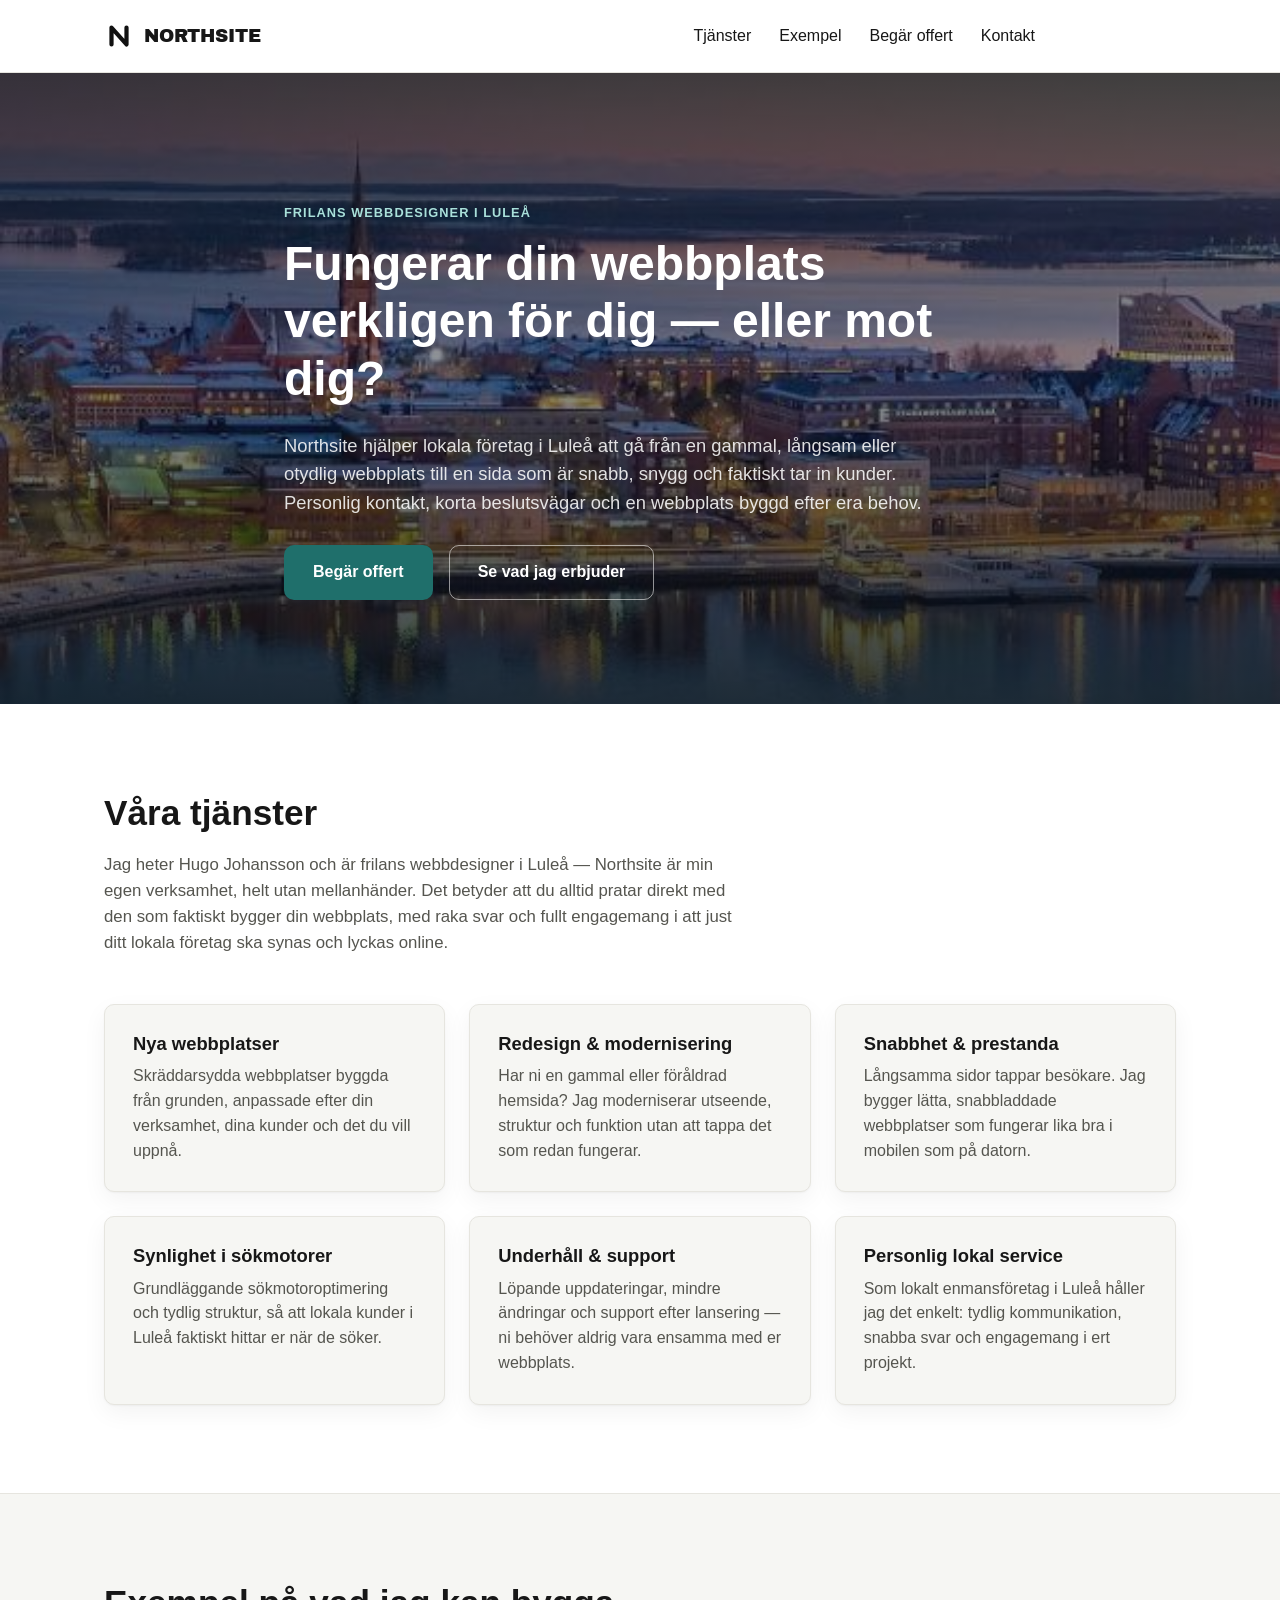
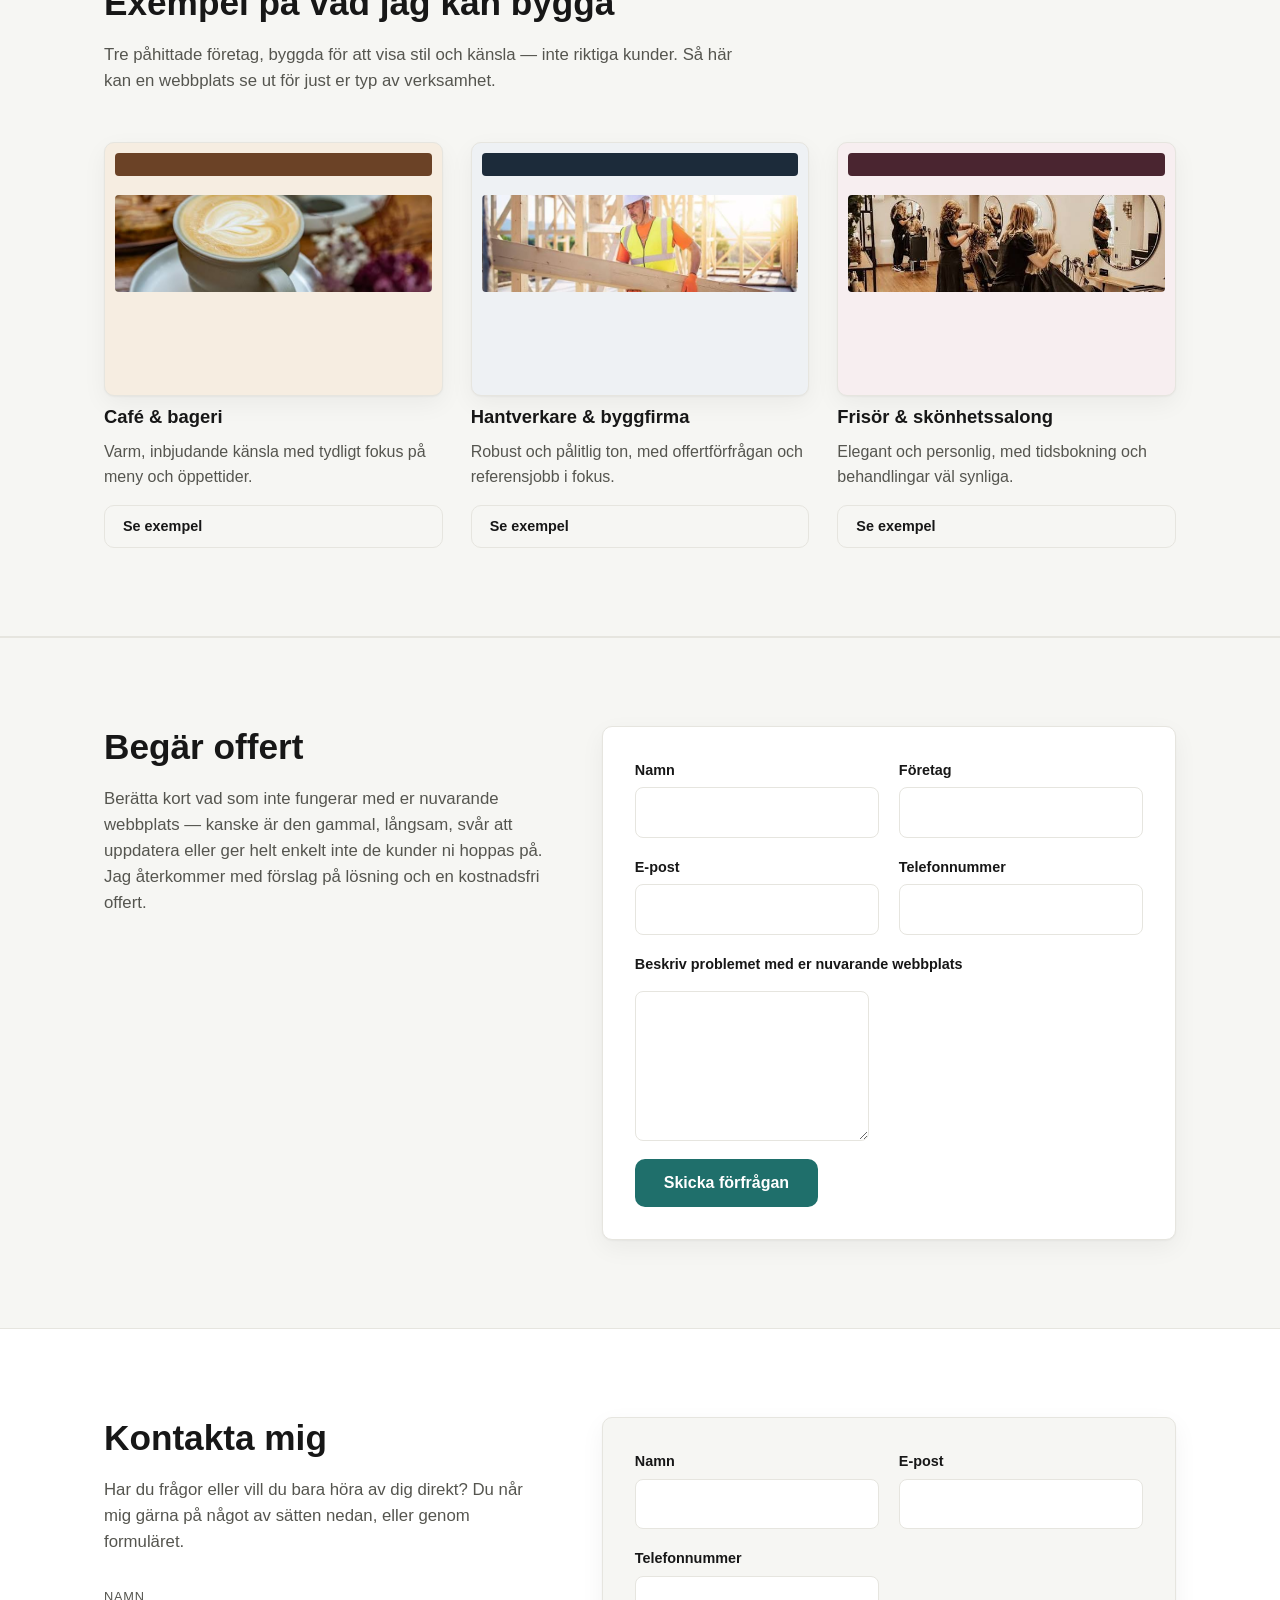
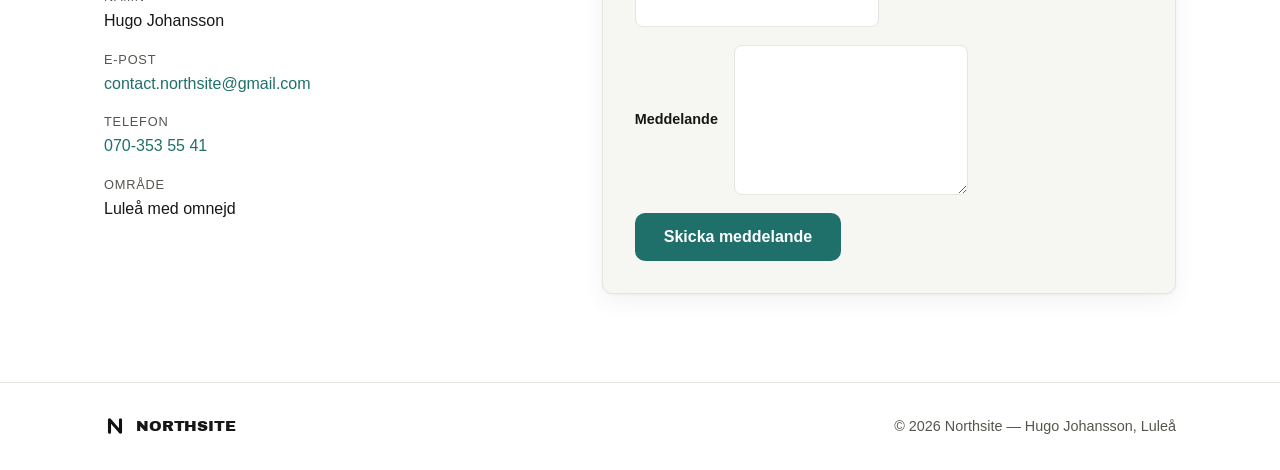
<file: index.html>
<!DOCTYPE html>
<html lang="sv">
<head>
  <meta charset="UTF-8">
  <meta name="viewport" content="width=device-width, initial-scale=1.0">
  <title>Northsite — Frilans webbdesigner i Luleå</title>
  <meta name="description" content="Northsite är Hugo Johansson, frilans webbdesigner i Luleå. Snabba, moderna webbplatser åt lokala företag. Begär en kostnadsfri offert idag.">
  <link rel="canonical" href="https://northsite.se/">
  <link rel="icon" type="image/svg+xml" href="assets/favicon.svg?v=2">
  <link rel="preconnect" href="https://fonts.googleapis.com">
  <link rel="preconnect" href="https://fonts.gstatic.com" crossorigin>
  <link href="https://fonts.googleapis.com/css2?family=Archivo+Black&display=swap" rel="stylesheet">
  <link rel="stylesheet" href="css/styles.css">

  <!-- Open Graph / social sharing -->
  <meta property="og:type" content="website">
  <meta property="og:locale" content="sv_SE">
  <meta property="og:title" content="Northsite — Frilans webbdesigner i Luleå">
  <meta property="og:description" content="Snabba, moderna webbplatser åt lokala företag i Luleå. Begär en kostnadsfri offert idag.">
  <meta property="og:url" content="https://northsite.se/">
  <meta property="og:image" content="https://northsite.se/assets/lulea-hero.jpg">
  <meta name="twitter:card" content="summary_large_image">
  <meta name="twitter:title" content="Northsite — Frilans webbdesigner i Luleå">
  <meta name="twitter:description" content="Snabba, moderna webbplatser åt lokala företag i Luleå. Begär en kostnadsfri offert idag.">
  <meta name="twitter:image" content="https://northsite.se/assets/lulea-hero.jpg">

  <!-- Lokal SEO: LocalBusiness structured data -->
  <script type="application/ld+json">
  {
    "@context": "https://schema.org",
    "@type": "ProfessionalService",
    "name": "Northsite",
    "image": "https://northsite.se/assets/lulea-hero.jpg",
    "url": "https://northsite.se/",
    "email": "contact.northsite@gmail.com",
    "telephone": "+46703535541",
    "founder": {
      "@type": "Person",
      "name": "Hugo Johansson"
    },
    "areaServed": {
      "@type": "City",
      "name": "Luleå"
    },
    "address": {
      "@type": "PostalAddress",
      "addressLocality": "Luleå",
      "addressCountry": "SE"
    },
    "description": "Frilans webbdesigner i Luleå. Bygger snabba, moderna webbplatser åt lokala företag.",
    "priceRange": "$$"
  }
  </script>
</head>
<body>

  <header class="site-header">
    <div class="container header-inner">
      <a href="#top" class="logo" aria-label="Northsite, startsida">
        <svg class="logo-mark" viewBox="0 0 64 64" role="img" aria-hidden="true">
          <path d="M16 50 L16 14 L48 50 L48 14" fill="none" stroke="#111111" stroke-width="9" stroke-linecap="round" stroke-linejoin="round"/>
        </svg>
        <span class="logo-word">Northsite</span>
      </a>

      <button class="nav-toggle" id="navToggle" aria-expanded="false" aria-controls="primaryNav" aria-label="Öppna meny">
        <span></span>
        <span></span>
        <span></span>
      </button>

      <nav class="primary-nav" id="primaryNav">
        <a href="#tjanster">Tjänster</a>
        <a href="#exempel">Exempel</a>
        <a href="#offert">Begär offert</a>
        <a href="#kontakt">Kontakt</a>
        <a href="#offert" class="btn btn-small">Begär offert</a>
      </nav>
    </div>
  </header>

  <main id="top">

    <!-- Hero -->
    <section class="hero">
      <div class="container hero-inner">
        <p class="eyebrow">Frilans webbdesigner i Luleå</p>
        <h1>Fungerar din webbplats verkligen för dig — eller mot dig?</h1>
        <p class="lead">
          Northsite hjälper lokala företag i Luleå att gå från en gammal, långsam eller
          otydlig webbplats till en sida som är snabb, snygg och faktiskt tar in kunder.
          Personlig kontakt, korta beslutsvägar och en webbplats byggd efter era behov.
        </p>
        <div class="hero-actions">
          <a href="#offert" class="btn btn-primary">Begär offert</a>
          <a href="#tjanster" class="btn btn-ghost">Se vad jag erbjuder</a>
        </div>
      </div>
    </section>

    <!-- Våra tjänster -->
    <section class="tjanster" id="tjanster">
      <div class="container">
        <h2>Våra tjänster</h2>
        <p class="section-lead">
          Jag heter Hugo Johansson och är frilans webbdesigner i Luleå — Northsite är min
          egen verksamhet, helt utan mellanhänder. Det betyder att du alltid pratar direkt
          med den som faktiskt bygger din webbplats, med raka svar och fullt engagemang i
          att just ditt lokala företag ska synas och lyckas online.
        </p>

        <div class="card-grid">
          <article class="card">
            <h3>Nya webbplatser</h3>
            <p>Skräddarsydda webbplatser byggda från grunden, anpassade efter din verksamhet, dina kunder och det du vill uppnå.</p>
          </article>

          <article class="card">
            <h3>Redesign & modernisering</h3>
            <p>Har ni en gammal eller föråldrad hemsida? Jag moderniserar utseende, struktur och funktion utan att tappa det som redan fungerar.</p>
          </article>

          <article class="card">
            <h3>Snabbhet & prestanda</h3>
            <p>Långsamma sidor tappar besökare. Jag bygger lätta, snabbladdade webbplatser som fungerar lika bra i mobilen som på datorn.</p>
          </article>

          <article class="card">
            <h3>Synlighet i sökmotorer</h3>
            <p>Grundläggande sökmotoroptimering och tydlig struktur, så att lokala kunder i Luleå faktiskt hittar er när de söker.</p>
          </article>

          <article class="card">
            <h3>Underhåll & support</h3>
            <p>Löpande uppdateringar, mindre ändringar och support efter lansering — ni behöver aldrig vara ensamma med er webbplats.</p>
          </article>

          <article class="card">
            <h3>Personlig lokal service</h3>
            <p>Som lokalt enmansföretag i Luleå håller jag det enkelt: tydlig kommunikation, snabba svar och engagemang i ert projekt.</p>
          </article>
        </div>
      </div>
    </section>

    <!-- Exempel -->
    <section class="exempel" id="exempel">
      <div class="container">
        <h2>Exempel på vad jag kan bygga</h2>
        <p class="section-lead">
          Tre påhittade företag, byggda för att visa stil och känsla — inte riktiga kunder.
          Så här kan en webbplats se ut för just er typ av verksamhet.
        </p>

        <div class="example-grid">
          <article class="example-card">
            <a class="example-preview example-preview-cafe" href="examples/cafe.html" target="_blank" rel="noopener" aria-label="Öppna exempel: café">
              <span class="preview-bar"></span>
              <span class="preview-hero"></span>
              <span class="preview-lines">
                <span></span><span></span><span></span>
              </span>
            </a>
            <h3>Café & bageri</h3>
            <p>Varm, inbjudande känsla med tydligt fokus på meny och öppettider.</p>
            <a href="examples/cafe.html" target="_blank" rel="noopener" class="btn btn-ghost btn-small">Se exempel</a>
          </article>

          <article class="example-card">
            <a class="example-preview example-preview-bygg" href="examples/hantverkare.html" target="_blank" rel="noopener" aria-label="Öppna exempel: hantverkare">
              <span class="preview-bar"></span>
              <span class="preview-hero"></span>
              <span class="preview-lines">
                <span></span><span></span><span></span>
              </span>
            </a>
            <h3>Hantverkare & byggfirma</h3>
            <p>Robust och pålitlig ton, med offertförfrågan och referensjobb i fokus.</p>
            <a href="examples/hantverkare.html" target="_blank" rel="noopener" class="btn btn-ghost btn-small">Se exempel</a>
          </article>

          <article class="example-card">
            <a class="example-preview example-preview-salong" href="examples/salong.html" target="_blank" rel="noopener" aria-label="Öppna exempel: frisörsalong">
              <span class="preview-bar"></span>
              <span class="preview-hero"></span>
              <span class="preview-lines">
                <span></span><span></span><span></span>
              </span>
            </a>
            <h3>Frisör & skönhetssalong</h3>
            <p>Elegant och personlig, med tidsbokning och behandlingar väl synliga.</p>
            <a href="examples/salong.html" target="_blank" rel="noopener" class="btn btn-ghost btn-small">Se exempel</a>
          </article>
        </div>
      </div>
    </section>

    <!-- Begär offert -->
    <section class="offert" id="offert">
      <div class="container offert-inner">
        <div class="offert-text">
          <h2>Begär offert</h2>
          <p class="section-lead">
            Berätta kort vad som inte fungerar med er nuvarande webbplats — kanske är den
            gammal, långsam, svår att uppdatera eller ger helt enkelt inte de kunder ni
            hoppas på. Jag återkommer med förslag på lösning och en kostnadsfri offert.
          </p>
        </div>

        <form class="form" id="offertForm" novalidate>
          <div class="form-row">
            <label for="offertNamn">Namn</label>
            <input type="text" id="offertNamn" name="namn" autocomplete="name" required>
          </div>

          <div class="form-row">
            <label for="offertForetag">Företag</label>
            <input type="text" id="offertForetag" name="foretag" autocomplete="organization">
          </div>

          <div class="form-row">
            <label for="offertEpost">E-post</label>
            <input type="email" id="offertEpost" name="epost" autocomplete="email" required>
          </div>

          <div class="form-row">
            <label for="offertTelefon">Telefonnummer</label>
            <input type="tel" id="offertTelefon" name="telefon" autocomplete="tel">
          </div>

          <div class="form-row form-row-full">
            <label for="offertProblem">Beskriv problemet med er nuvarande webbplats</label>
            <textarea id="offertProblem" name="problem" rows="5" required></textarea>
          </div>

          <div class="form-row form-row-full">
            <button type="submit" class="btn btn-primary">Skicka förfrågan</button>
            <p class="form-status" id="offertStatus" role="status" aria-live="polite"></p>
          </div>
        </form>
      </div>
    </section>

    <!-- Kontakt -->
    <section class="kontakt" id="kontakt">
      <div class="container kontakt-inner">
        <div class="kontakt-info">
          <h2>Kontakta mig</h2>
          <p class="section-lead">
            Har du frågor eller vill du bara höra av dig direkt? Du når mig gärna på
            något av sätten nedan, eller genom formuläret.
          </p>

          <ul class="contact-list">
            <li>
              <span class="contact-label">Namn</span>
              <span>Hugo Johansson</span>
            </li>
            <li>
              <span class="contact-label">E-post</span>
              <a href="mailto:contact.northsite@gmail.com">contact.northsite@gmail.com</a>
            </li>
            <li>
              <span class="contact-label">Telefon</span>
              <a href="tel:+46703535541">070-353 55 41</a>
            </li>
            <li>
              <span class="contact-label">Område</span>
              <span>Luleå med omnejd</span>
            </li>
          </ul>
        </div>

        <form class="form" id="kontaktForm" novalidate>
          <div class="form-row">
            <label for="kontaktNamn">Namn</label>
            <input type="text" id="kontaktNamn" name="namn" autocomplete="name" required>
          </div>

          <div class="form-row">
            <label for="kontaktEpost">E-post</label>
            <input type="email" id="kontaktEpost" name="epost" autocomplete="email" required>
          </div>

          <div class="form-row">
            <label for="kontaktTelefon">Telefonnummer</label>
            <input type="tel" id="kontaktTelefon" name="telefon" autocomplete="tel">
          </div>

          <div class="form-row form-row-full">
            <label for="kontaktMeddelande">Meddelande</label>
            <textarea id="kontaktMeddelande" name="meddelande" rows="5" required></textarea>
          </div>

          <div class="form-row form-row-full">
            <button type="submit" class="btn btn-primary">Skicka meddelande</button>
            <p class="form-status" id="kontaktStatus" role="status" aria-live="polite"></p>
          </div>
        </form>
      </div>
    </section>

  </main>

  <footer class="site-footer">
    <div class="container footer-inner">
      <a href="#top" class="logo logo-small" aria-label="Northsite, startsida">
        <svg class="logo-mark" viewBox="0 0 64 64" role="img" aria-hidden="true">
          <path d="M16 50 L16 14 L48 50 L48 14" fill="none" stroke="#111111" stroke-width="9" stroke-linecap="round" stroke-linejoin="round"/>
        </svg>
        <span class="logo-word">Northsite</span>
      </a>
      <p>&copy; <span id="year"></span> Northsite — Hugo Johansson, Luleå</p>
    </div>
  </footer>

  <script src="js/main.js"></script>
</body>
</html>
</file>
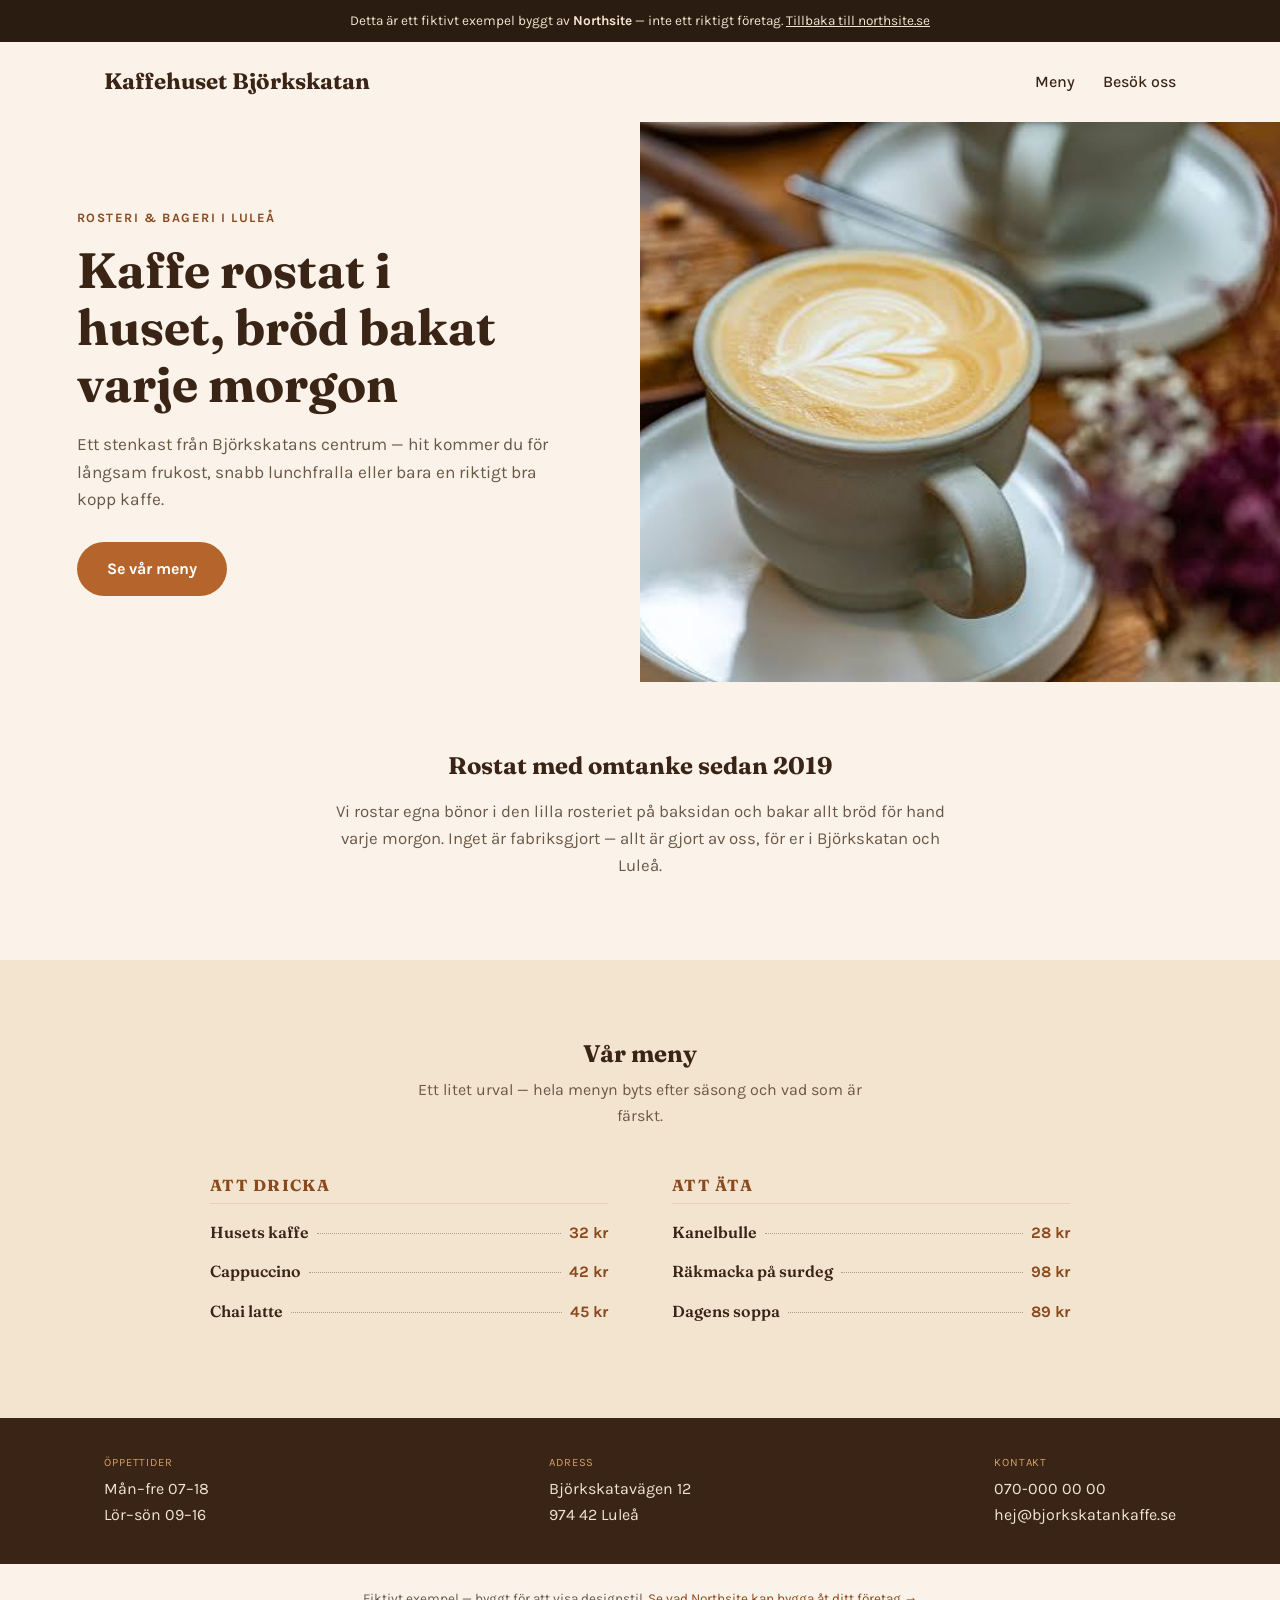
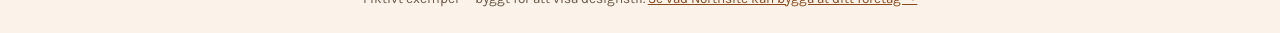
<file: examples/cafe.html>
<!DOCTYPE html>
<html lang="sv">
<head>
  <meta charset="UTF-8">
  <meta name="viewport" content="width=device-width, initial-scale=1.0">
  <title>Kaffehuset Björkskatan — exempel byggt av Northsite</title>
  <meta name="robots" content="noindex, nofollow">
  <link rel="preconnect" href="https://fonts.googleapis.com">
  <link rel="preconnect" href="https://fonts.gstatic.com" crossorigin>
  <link href="https://fonts.googleapis.com/css2?family=Fraunces:opsz,wght@9..144,500;9..144,700&family=Karla:wght@400;500;700&display=swap" rel="stylesheet">
  <style>
    :root {
      --bg: #fbf3e9;
      --bg-alt: #f3e4cf;
      --ink: #3a2416;
      --ink-muted: #6b5847;
      --border: #e4d0b3;
      --accent: #b5652b;
      --accent-dark: #8a4a1e;
      --radius: 14px;
    }
    * { box-sizing: border-box; }
    body {
      margin: 0;
      background: var(--bg);
      color: var(--ink);
      font-family: 'Karla', -apple-system, sans-serif;
      line-height: 1.6;
    }
    h1, h2, h3 { font-family: 'Fraunces', Georgia, serif; font-weight: 700; line-height: 1.15; margin: 0 0 0.4em; text-wrap: balance; }
    .container { max-width: 1120px; margin: 0 auto; padding: 0 24px; }
    a { color: var(--accent-dark); }

    .demo-banner {
      background: #2a1c10;
      color: #f3e4cf;
      text-align: center;
      font-size: 0.85rem;
      padding: 10px 16px;
    }
    .demo-banner a { color: #f3e4cf; text-decoration: underline; }

    header {
      display: flex;
      align-items: center;
      justify-content: space-between;
      padding: 22px 24px;
      max-width: 1120px;
      margin: 0 auto;
    }
    .brand { font-family: 'Fraunces', serif; font-weight: 700; font-size: 1.4rem; }
    nav a { margin-left: 24px; color: var(--ink); text-decoration: none; font-weight: 500; }
    nav a:hover { color: var(--accent-dark); }

    /* Split hero */
    .hero {
      display: grid;
      grid-template-columns: 1fr 1fr;
      align-items: stretch;
      min-height: 560px;
    }
    .hero-text {
      display: flex;
      flex-direction: column;
      justify-content: center;
      padding: 40px min(6vw, 80px);
    }
    .hero .eyebrow { text-transform: uppercase; letter-spacing: 0.12em; color: var(--accent-dark); font-weight: 700; font-size: 0.8rem; margin-bottom: 14px; }
    .hero h1 { font-size: clamp(2rem, 4vw, 3.1rem); margin-bottom: 18px; }
    .hero p { max-width: 480px; color: var(--ink-muted); font-size: 1.08rem; margin: 0 0 28px; }
    .hero-photo {
      background-image: url('assets/cafe-om.jpg');
      background-size: cover;
      background-position: center;
      min-height: 320px;
    }
    .btn {
      display: inline-block;
      background: var(--accent);
      color: #fff;
      padding: 14px 30px;
      border-radius: 999px;
      text-decoration: none;
      font-weight: 700;
      align-self: flex-start;
    }
    .btn:hover { background: var(--accent-dark); }

    /* Menu as a real list */
    .meny {
      background: var(--bg-alt);
      padding: 80px 0;
    }
    .meny-head { text-align: center; margin-bottom: 48px; }
    .meny-head p { color: var(--ink-muted); max-width: 480px; margin: 8px auto 0; }
    .meny-columns {
      display: grid;
      grid-template-columns: 1fr 1fr;
      gap: 0 64px;
      max-width: 860px;
      margin: 0 auto;
    }
    .meny-group h3 {
      font-size: 1rem;
      text-transform: uppercase;
      letter-spacing: 0.08em;
      color: var(--accent-dark);
      border-bottom: 1px solid var(--border);
      padding-bottom: 8px;
      margin-bottom: 16px;
    }
    .meny-row {
      display: flex;
      align-items: baseline;
      gap: 8px;
      margin-bottom: 14px;
    }
    .meny-row .name { font-family: 'Fraunces', serif; font-weight: 600; white-space: nowrap; }
    .meny-row .dots { flex: 1; border-bottom: 1px dotted var(--ink-muted); opacity: 0.5; transform: translateY(-4px); }
    .meny-row .price { font-weight: 700; color: var(--accent-dark); white-space: nowrap; }
    .meny-row .desc { display: block; font-size: 0.85rem; color: var(--ink-muted); margin-top: 2px; }

    /* About strip */
    .om {
      padding: 70px 0;
      text-align: center;
    }
    .om p { max-width: 620px; margin: 0 auto 0.6em; color: var(--ink-muted); font-size: 1.05rem; }
    .om h2 { max-width: 620px; margin: 0 auto 20px; }

    /* Info bar */
    .info-bar {
      background: var(--ink);
      color: #f3e4cf;
    }
    .info-bar .container {
      display: flex;
      flex-wrap: wrap;
      justify-content: space-between;
      gap: 24px;
      padding: 36px 24px;
    }
    .info-bar .item { min-width: 160px; }
    .info-bar .label { text-transform: uppercase; letter-spacing: 0.08em; font-size: 0.7rem; color: #d3a06a; margin-bottom: 4px; }

    footer {
      padding: 24px;
      text-align: center;
      color: var(--ink-muted);
      font-size: 0.85rem;
    }
    footer a { color: var(--accent-dark); }

    @media (max-width: 760px) {
      .hero { grid-template-columns: 1fr; min-height: auto; }
      .hero-photo { min-height: 260px; order: -1; }
      .meny-columns { grid-template-columns: 1fr; }
    }
  </style>
</head>
<body>

  <div class="demo-banner">
    Detta är ett fiktivt exempel byggt av <strong>Northsite</strong> — inte ett riktigt företag.
    <a href="../index.html">Tillbaka till northsite.se</a>
  </div>

  <header>
    <div class="brand">Kaffehuset Björkskatan</div>
    <nav>
      <a href="#meny">Meny</a>
      <a href="#besok">Besök oss</a>
    </nav>
  </header>

  <section class="hero">
    <div class="hero-text">
      <p class="eyebrow">Rosteri & bageri i Luleå</p>
      <h1>Kaffe rostat i huset, bröd bakat varje morgon</h1>
      <p>Ett stenkast från Björkskatans centrum — hit kommer du för långsam frukost, snabb lunchfralla eller bara en riktigt bra kopp kaffe.</p>
      <a class="btn" href="#meny">Se vår meny</a>
    </div>
    <div class="hero-photo" aria-hidden="true"></div>
  </section>

  <section class="om">
    <div class="container">
      <h2>Rostat med omtanke sedan 2019</h2>
      <p>Vi rostar egna bönor i den lilla rosteriet på baksidan och bakar allt bröd för hand varje morgon. Inget är fabriksgjort — allt är gjort av oss, för er i Björkskatan och Luleå.</p>
    </div>
  </section>

  <section class="meny" id="meny">
    <div class="container">
      <div class="meny-head">
        <h2>Vår meny</h2>
        <p>Ett litet urval — hela menyn byts efter säsong och vad som är färskt.</p>
      </div>
      <div class="meny-columns">
        <div class="meny-group">
          <h3>Att dricka</h3>
          <div class="meny-row">
            <span class="name">Husets kaffe</span>
            <span class="dots"></span>
            <span class="price">32 kr</span>
          </div>
          <div class="meny-row">
            <span class="name">Cappuccino</span>
            <span class="dots"></span>
            <span class="price">42 kr</span>
          </div>
          <div class="meny-row">
            <span class="name">Chai latte</span>
            <span class="dots"></span>
            <span class="price">45 kr</span>
          </div>
        </div>
        <div class="meny-group">
          <h3>Att äta</h3>
          <div class="meny-row">
            <span class="name">Kanelbulle</span>
            <span class="dots"></span>
            <span class="price">28 kr</span>
          </div>
          <div class="meny-row">
            <span class="name">Räkmacka på surdeg</span>
            <span class="dots"></span>
            <span class="price">98 kr</span>
          </div>
          <div class="meny-row">
            <span class="name">Dagens soppa</span>
            <span class="dots"></span>
            <span class="price">89 kr</span>
          </div>
        </div>
      </div>
    </div>
  </section>

  <section class="info-bar" id="besok">
    <div class="container">
      <div class="item">
        <div class="label">Öppettider</div>
        Mån–fre 07–18<br>Lör–sön 09–16
      </div>
      <div class="item">
        <div class="label">Adress</div>
        Björkskatavägen 12<br>974 42 Luleå
      </div>
      <div class="item">
        <div class="label">Kontakt</div>
        070-000 00 00<br>hej@bjorkskatankaffe.se
      </div>
    </div>
  </section>

  <footer>
    Fiktivt exempel — byggt för att visa designstil. <a href="../index.html">Se vad Northsite kan bygga åt ditt företag →</a>
  </footer>

</body>
</html>
</file>
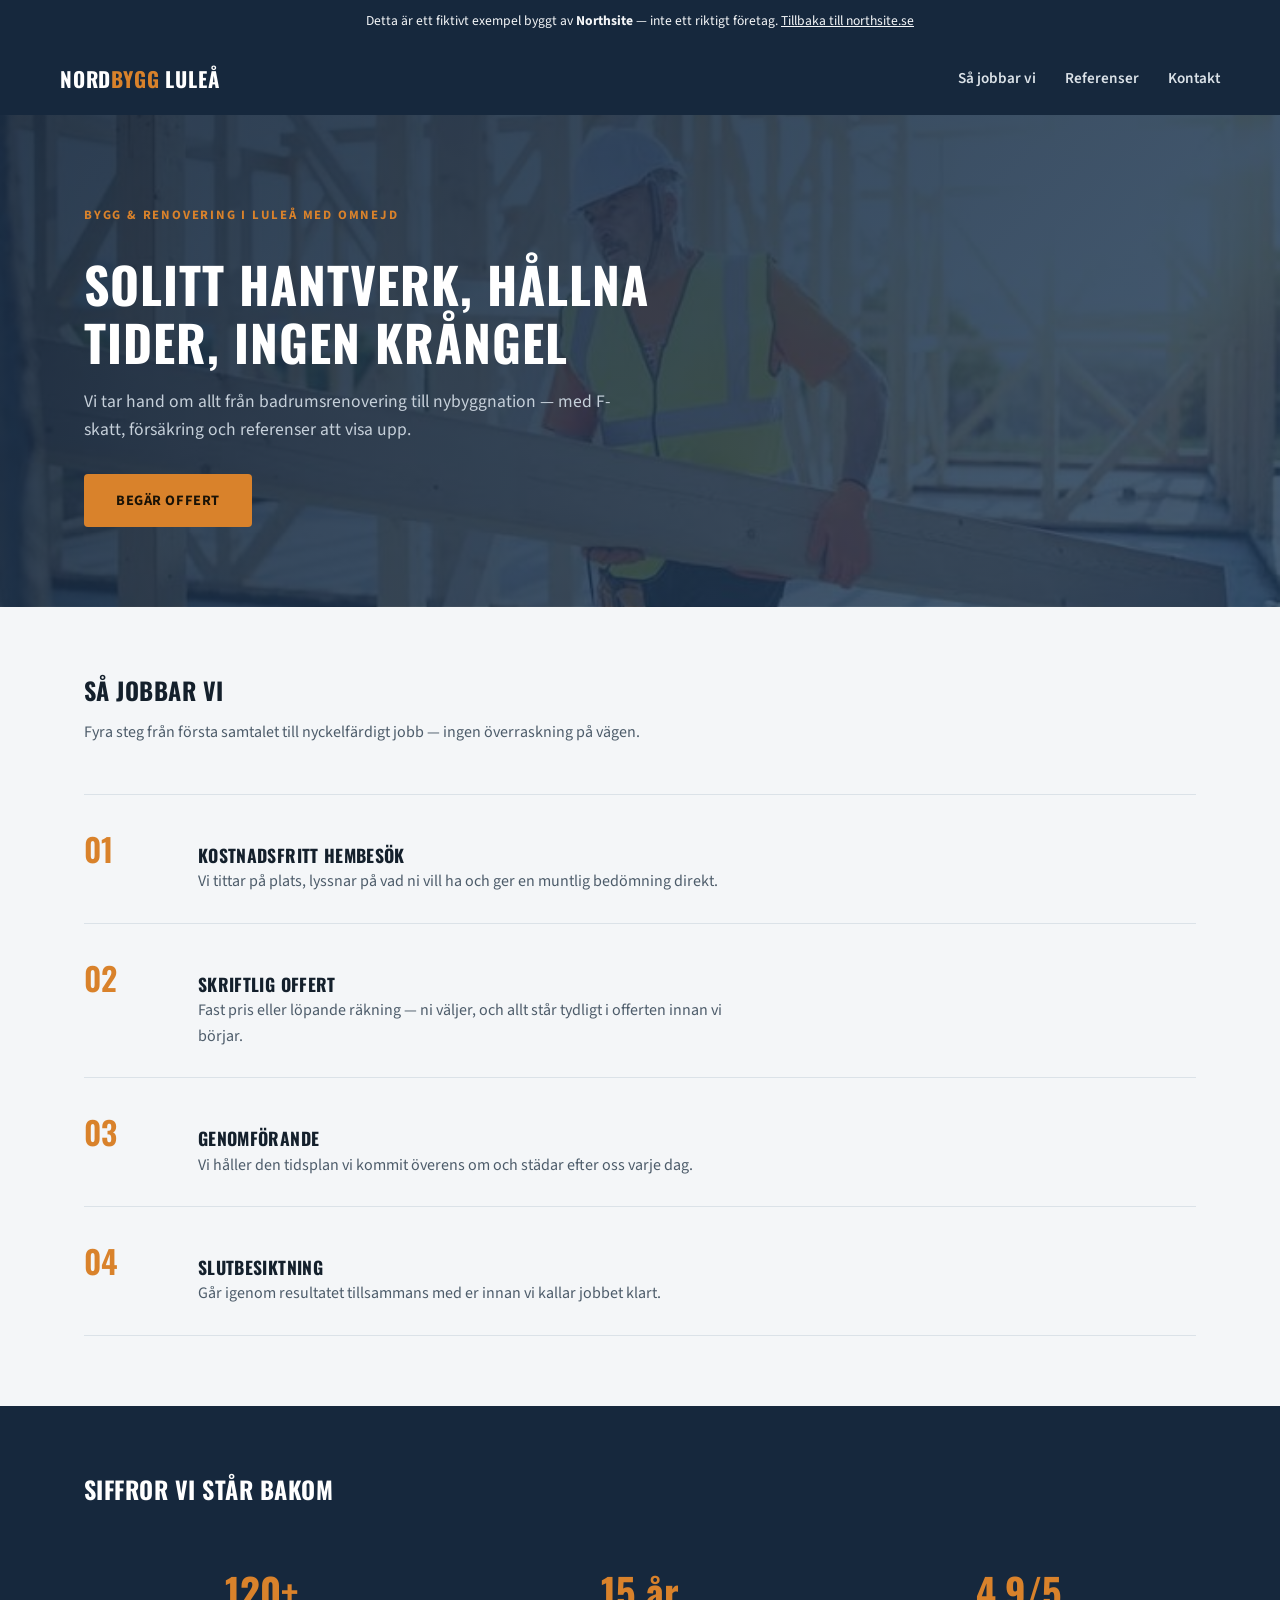
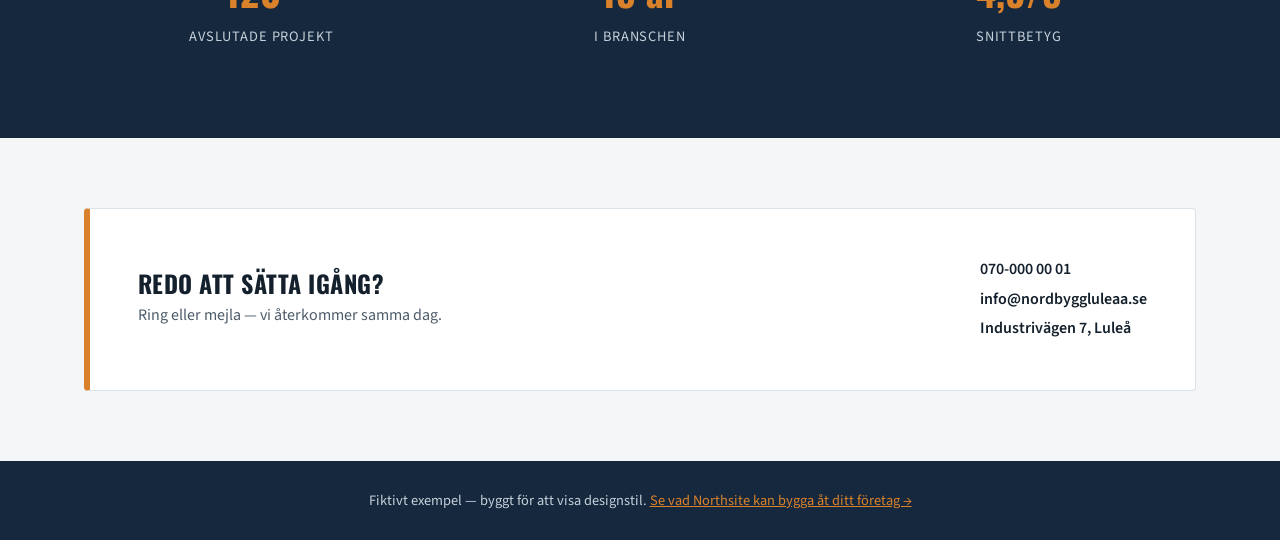
<file: examples/hantverkare.html>
<!DOCTYPE html>
<html lang="sv">
<head>
  <meta charset="UTF-8">
  <meta name="viewport" content="width=device-width, initial-scale=1.0">
  <title>Nordbygg Luleå — exempel byggt av Northsite</title>
  <meta name="robots" content="noindex, nofollow">
  <link rel="preconnect" href="https://fonts.googleapis.com">
  <link rel="preconnect" href="https://fonts.gstatic.com" crossorigin>
  <link href="https://fonts.googleapis.com/css2?family=Oswald:wght@500;600;700&family=Source+Sans+3:wght@400;600&display=swap" rel="stylesheet">
  <style>
    :root {
      --bg: #f4f6f8;
      --bg-alt: #ffffff;
      --ink: #14202c;
      --ink-muted: #4d5c6a;
      --border: #dbe2e8;
      --navy: #16283d;
      --accent: #d9822b;
      --radius: 4px;
    }
    * { box-sizing: border-box; }
    body {
      margin: 0;
      background: var(--bg);
      color: var(--ink);
      font-family: 'Source Sans 3', -apple-system, sans-serif;
      line-height: 1.6;
    }
    h1, h2, h3 { font-family: 'Oswald', sans-serif; text-transform: uppercase; letter-spacing: 0.02em; line-height: 1.15; margin: 0 0 0.4em; text-wrap: balance; }
    .container { max-width: 1160px; margin: 0 auto; padding: 0 24px; }
    a { color: var(--accent); }

    .demo-banner {
      background: var(--navy);
      color: #f4f6f8;
      text-align: center;
      font-size: 0.85rem;
      padding: 10px 16px;
    }
    .demo-banner a { color: #f4f6f8; text-decoration: underline; }

    header { background: var(--navy); color: #fff; }
    .header-inner { display: flex; align-items: center; justify-content: space-between; padding: 20px 0; }
    .brand { font-family: 'Oswald', sans-serif; font-weight: 700; font-size: 1.3rem; letter-spacing: 0.04em; }
    .brand span { color: var(--accent); }
    nav a { margin-left: 26px; color: #dbe2e8; text-decoration: none; font-weight: 600; font-size: 0.95rem; }
    nav a:hover { color: var(--accent); }

    .hero {
      background: linear-gradient(135deg, rgba(22, 40, 61, 0.90) 0%, rgba(31, 59, 87, 0.82) 100%), url('assets/hantverkare-hero.jpg');
      background-size: cover;
      background-position: center;
      color: #fff;
      padding: 90px 0 80px;
    }
    .hero .eyebrow { color: var(--accent); text-transform: uppercase; letter-spacing: 0.14em; font-weight: 700; font-size: 0.8rem; }
    .hero h1 { font-size: clamp(2.1rem, 4.5vw, 3.1rem); max-width: 700px; margin: 14px 0 18px; color: #fff; }
    .hero p { max-width: 560px; color: #c6d0da; font-size: 1.1rem; margin: 0 0 30px; }
    .btn {
      display: inline-block;
      background: var(--accent);
      color: #1a1206;
      padding: 15px 32px;
      border-radius: var(--radius);
      text-decoration: none;
      font-weight: 700;
      text-transform: uppercase;
      letter-spacing: 0.04em;
      font-size: 0.9rem;
    }
    .btn:hover { background: #c46f1e; }

    section { padding: 70px 0; }

    /* Numbered process list instead of a card grid */
    .process { counter-reset: step; }
    .process h2 { margin-bottom: 8px; }
    .process-lead { color: var(--ink-muted); max-width: 560px; margin-bottom: 48px; }
    .process-list { display: flex; flex-direction: column; }
    .process-row {
      counter-increment: step;
      display: grid;
      grid-template-columns: 90px 1fr;
      gap: 24px;
      padding: 28px 0;
      border-top: 1px solid var(--border);
      align-items: baseline;
    }
    .process-row:last-child { border-bottom: 1px solid var(--border); }
    .process-row::before {
      content: counter(step, decimal-leading-zero);
      font-family: 'Oswald', sans-serif;
      font-size: 2rem;
      color: var(--accent);
      font-weight: 600;
    }
    .process-row h3 { margin-bottom: 4px; font-size: 1.1rem; }
    .process-row p { margin: 0; color: var(--ink-muted); max-width: 560px; }

    .referens { background: var(--navy); color: #fff; }
    .referens h2 { color: #fff; }
    .stat-row { display: grid; grid-template-columns: repeat(auto-fit, minmax(160px, 1fr)); gap: 24px; margin-top: 36px; text-align: center; }
    .stat { padding: 20px; }
    .stat .num { font-family: 'Oswald', sans-serif; font-size: 2.4rem; color: var(--accent); font-weight: 700; }
    .stat .label { color: #c6d0da; font-size: 0.9rem; text-transform: uppercase; letter-spacing: 0.06em; margin-top: 4px; }

    /* CTA block instead of a 3-col info grid */
    .cta-block {
      background: var(--bg-alt);
      border: 1px solid var(--border);
      border-left: 6px solid var(--accent);
      border-radius: var(--radius);
      padding: 48px;
      display: flex;
      flex-wrap: wrap;
      gap: 32px;
      justify-content: space-between;
      align-items: center;
    }
    .cta-block h2 { margin-bottom: 6px; }
    .cta-block p { margin: 0; color: var(--ink-muted); }
    .cta-contacts { display: flex; flex-direction: column; gap: 4px; font-weight: 600; }

    footer {
      background: var(--navy);
      color: #c6d0da;
      padding: 28px 0;
      text-align: center;
      font-size: 0.9rem;
    }
    footer a { color: var(--accent); }

    @media (max-width: 640px) {
      .process-row { grid-template-columns: 56px 1fr; }
      .process-row::before { font-size: 1.4rem; }
    }
  </style>
</head>
<body>

  <div class="demo-banner">
    Detta är ett fiktivt exempel byggt av <strong>Northsite</strong> — inte ett riktigt företag.
    <a href="../index.html">Tillbaka till northsite.se</a>
  </div>

  <header>
    <div class="container header-inner">
      <div class="brand">NORD<span>BYGG</span> LULEÅ</div>
      <nav>
        <a href="#process">Så jobbar vi</a>
        <a href="#referenser">Referenser</a>
        <a href="#kontakt">Kontakt</a>
      </nav>
    </div>
  </header>

  <section class="hero">
    <div class="container">
      <p class="eyebrow">Bygg & renovering i Luleå med omnejd</p>
      <h1>Solitt hantverk, hållna tider, ingen krångel</h1>
      <p>Vi tar hand om allt från badrumsrenovering till nybyggnation — med F-skatt, försäkring och referenser att visa upp.</p>
      <a class="btn" href="#kontakt">Begär offert</a>
    </div>
  </section>

  <section class="process" id="process">
    <div class="container">
      <h2>Så jobbar vi</h2>
      <p class="process-lead">Fyra steg från första samtalet till nyckelfärdigt jobb — ingen överraskning på vägen.</p>
      <div class="process-list">
        <div class="process-row">
          <div class="process-content">
            <h3>Kostnadsfritt hembesök</h3>
            <p>Vi tittar på plats, lyssnar på vad ni vill ha och ger en muntlig bedömning direkt.</p>
          </div>
        </div>
        <div class="process-row">
          <div class="process-content">
            <h3>Skriftlig offert</h3>
            <p>Fast pris eller löpande räkning — ni väljer, och allt står tydligt i offerten innan vi börjar.</p>
          </div>
        </div>
        <div class="process-row">
          <div class="process-content">
            <h3>Genomförande</h3>
            <p>Vi håller den tidsplan vi kommit överens om och städar efter oss varje dag.</p>
          </div>
        </div>
        <div class="process-row">
          <div class="process-content">
            <h3>Slutbesiktning</h3>
            <p>Går igenom resultatet tillsammans med er innan vi kallar jobbet klart.</p>
          </div>
        </div>
      </div>
    </div>
  </section>

  <section class="referens" id="referenser">
    <div class="container">
      <h2>Siffror vi står bakom</h2>
      <div class="stat-row">
        <div class="stat"><div class="num">120+</div><div class="label">Avslutade projekt</div></div>
        <div class="stat"><div class="num">15 år</div><div class="label">I branschen</div></div>
        <div class="stat"><div class="num">4,9/5</div><div class="label">Snittbetyg</div></div>
      </div>
    </div>
  </section>

  <section id="kontakt">
    <div class="container">
      <div class="cta-block">
        <div>
          <h2>Redo att sätta igång?</h2>
          <p>Ring eller mejla — vi återkommer samma dag.</p>
        </div>
        <div class="cta-contacts">
          <span>070-000 00 01</span>
          <span>info@nordbyggluleaa.se</span>
          <span>Industrivägen 7, Luleå</span>
        </div>
      </div>
    </div>
  </section>

  <footer>
    <div class="container">
      Fiktivt exempel — byggt för att visa designstil. <a href="../index.html">Se vad Northsite kan bygga åt ditt företag →</a>
    </div>
  </footer>

</body>
</html>
</file>
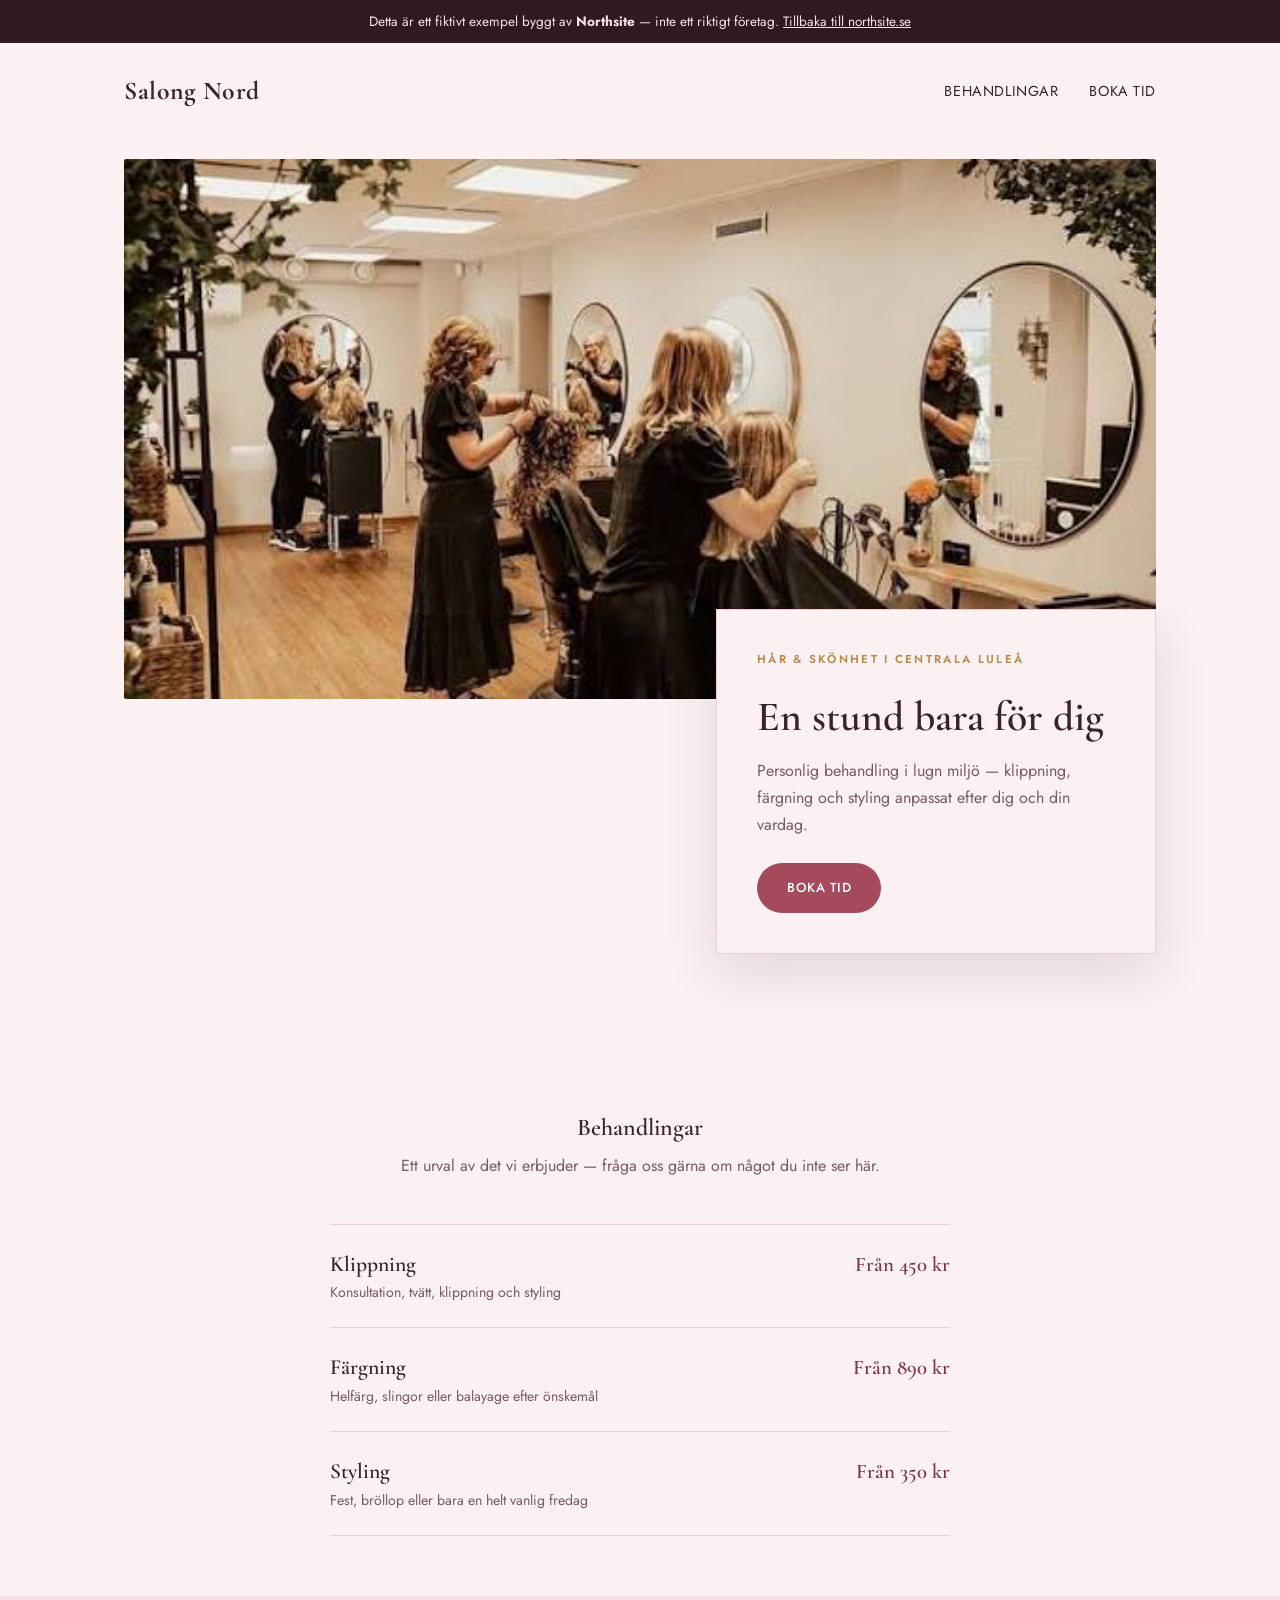
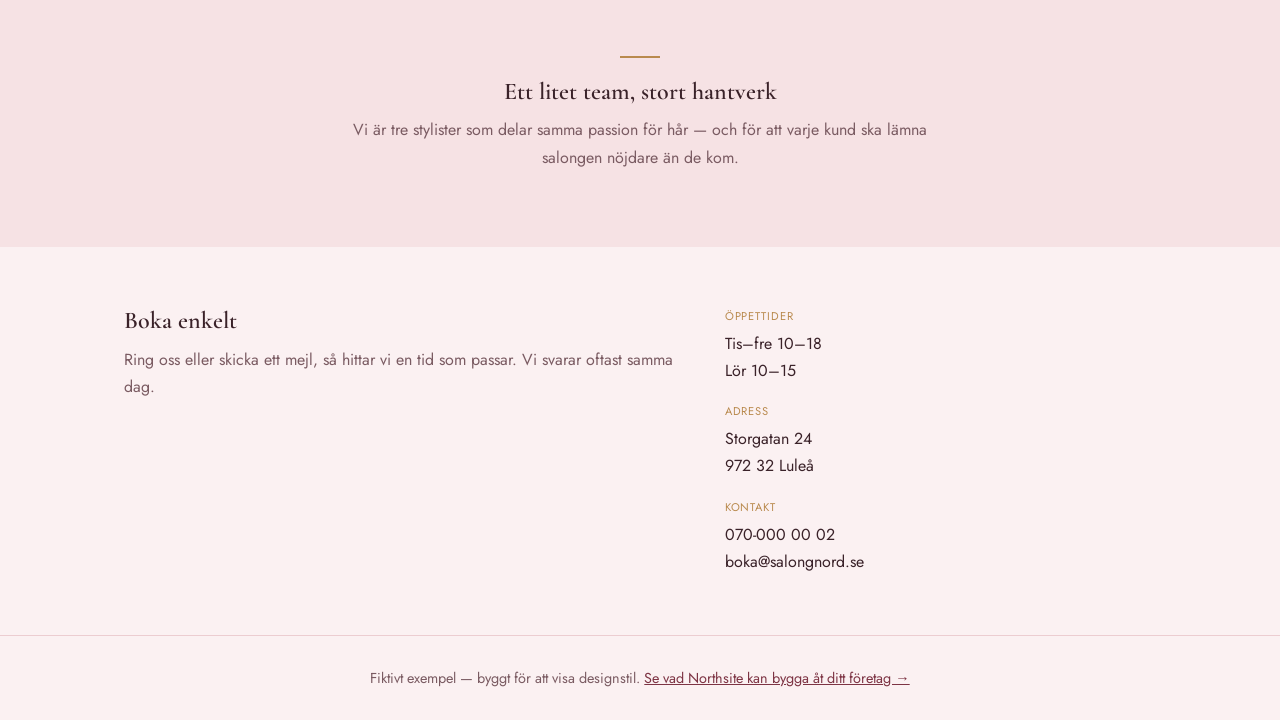
<file: examples/salong.html>
<!DOCTYPE html>
<html lang="sv">
<head>
  <meta charset="UTF-8">
  <meta name="viewport" content="width=device-width, initial-scale=1.0">
  <title>Salong Nord — exempel byggt av Northsite</title>
  <meta name="robots" content="noindex, nofollow">
  <link rel="preconnect" href="https://fonts.googleapis.com">
  <link rel="preconnect" href="https://fonts.gstatic.com" crossorigin>
  <link href="https://fonts.googleapis.com/css2?family=Cormorant+Garamond:wght@500;600;700&family=Jost:wght@400;500;600&display=swap" rel="stylesheet">
  <style>
    :root {
      --bg: #fbf1f2;
      --bg-alt: #f6e2e4;
      --ink: #3a2229;
      --ink-muted: #7a5b62;
      --border: #eccdd1;
      --accent: #a5495c;
      --accent-dark: #7d3444;
      --gold: #b98a4e;
    }
    * { box-sizing: border-box; }
    body {
      margin: 0;
      background: var(--bg);
      color: var(--ink);
      font-family: 'Jost', -apple-system, sans-serif;
      line-height: 1.7;
    }
    h1, h2, h3 { font-family: 'Cormorant Garamond', Georgia, serif; font-weight: 600; line-height: 1.2; margin: 0 0 0.4em; text-wrap: balance; }
    .container { max-width: 1080px; margin: 0 auto; padding: 0 24px; }
    a { color: var(--accent-dark); }

    .demo-banner {
      background: #2f1a20;
      color: #f6e2e4;
      text-align: center;
      font-size: 0.85rem;
      padding: 10px 16px;
    }
    .demo-banner a { color: #f6e2e4; text-decoration: underline; }

    header {
      display: flex;
      align-items: center;
      justify-content: space-between;
      padding: 26px 24px;
      max-width: 1080px;
      margin: 0 auto;
    }
    .brand { font-family: 'Cormorant Garamond', serif; font-weight: 700; font-size: 1.6rem; letter-spacing: 0.02em; }
    nav a { margin-left: 26px; color: var(--ink); text-decoration: none; font-size: 0.9rem; letter-spacing: 0.04em; text-transform: uppercase; }
    nav a:hover { color: var(--accent-dark); }

    /* Offset editorial hero */
    .hero {
      position: relative;
      padding: 20px 24px 100px;
      max-width: 1080px;
      margin: 0 auto;
    }
    .hero-photo {
      background-image: url('assets/salong-om.jpg');
      background-size: cover;
      background-position: center 30%;
      height: 60vh;
      min-height: 380px;
      border-radius: 2px;
    }
    .hero-card {
      background: var(--bg);
      border: 1px solid var(--border);
      max-width: 440px;
      padding: 40px;
      position: relative;
      margin: -90px 0 0 auto;
      box-shadow: 0 20px 50px rgba(58, 34, 41, 0.12);
    }
    .hero-card .eyebrow { text-transform: uppercase; letter-spacing: 0.2em; color: var(--gold); font-weight: 600; font-size: 0.72rem; }
    .hero-card h1 { font-size: clamp(1.8rem, 3.4vw, 2.6rem); margin: 12px 0 14px; }
    .hero-card p { color: var(--ink-muted); margin: 0 0 24px; }
    .btn {
      display: inline-block;
      background: var(--accent);
      color: #fff;
      padding: 14px 30px;
      border-radius: 999px;
      text-decoration: none;
      font-weight: 500;
      letter-spacing: 0.04em;
      text-transform: uppercase;
      font-size: 0.82rem;
    }
    .btn:hover { background: var(--accent-dark); }

    section { padding: 60px 0; }

    /* Price-list behandlingar, no cards */
    .behandlingar h2 { text-align: center; }
    .behandlingar .lead { text-align: center; color: var(--ink-muted); max-width: 480px; margin: 0 auto 44px; }
    .price-list { max-width: 620px; margin: 0 auto; }
    .price-row {
      display: flex;
      justify-content: space-between;
      align-items: baseline;
      gap: 16px;
      padding: 22px 0;
      border-bottom: 1px solid var(--border);
    }
    .price-row:first-child { border-top: 1px solid var(--border); }
    .price-row h3 { font-size: 1.35rem; margin: 0; }
    .price-row .desc { display: block; font-family: 'Jost', sans-serif; font-size: 0.88rem; color: var(--ink-muted); margin-top: 4px; }
    .price-row .price { font-family: 'Cormorant Garamond', serif; font-size: 1.3rem; font-weight: 600; color: var(--accent-dark); white-space: nowrap; }

    .om {
      background: var(--bg-alt);
      text-align: center;
    }
    .om .container { max-width: 640px; }
    .om .divider { width: 40px; height: 2px; background: var(--gold); margin: 0 auto 20px; }
    .om p { color: var(--ink-muted); margin: 0 0 1em; }

    /* Asymmetric footer info */
    .info-split {
      display: grid;
      grid-template-columns: 1.3fr 1fr;
      gap: 40px;
      align-items: start;
    }
    .info-split h2 { margin-bottom: 10px; }
    .info-split .lead-col p { color: var(--ink-muted); margin: 0; }
    .info-list { display: flex; flex-direction: column; gap: 18px; }
    .info-list .label { text-transform: uppercase; letter-spacing: 0.08em; font-size: 0.7rem; color: var(--gold); margin-bottom: 4px; }

    footer {
      border-top: 1px solid var(--border);
      padding: 30px 0;
      text-align: center;
      color: var(--ink-muted);
      font-size: 0.9rem;
    }
    footer a { color: var(--accent-dark); }

    @media (max-width: 720px) {
      .hero-card { margin: -60px 0 0; max-width: 100%; padding: 28px; }
      .info-split { grid-template-columns: 1fr; }
      .price-row { flex-direction: column; align-items: flex-start; gap: 4px; }
    }
  </style>
</head>
<body>

  <div class="demo-banner">
    Detta är ett fiktivt exempel byggt av <strong>Northsite</strong> — inte ett riktigt företag.
    <a href="../index.html">Tillbaka till northsite.se</a>
  </div>

  <header>
    <div class="brand">Salong Nord</div>
    <nav>
      <a href="#behandlingar">Behandlingar</a>
      <a href="#boka">Boka tid</a>
    </nav>
  </header>

  <section class="hero">
    <div class="hero-photo" aria-hidden="true"></div>
    <div class="hero-card">
      <p class="eyebrow">Hår & skönhet i centrala Luleå</p>
      <h1>En stund bara för dig</h1>
      <p>Personlig behandling i lugn miljö — klippning, färgning och styling anpassat efter dig och din vardag.</p>
      <a class="btn" href="#boka">Boka tid</a>
    </div>
  </section>

  <section class="behandlingar" id="behandlingar">
    <div class="container">
      <h2>Behandlingar</h2>
      <p class="lead">Ett urval av det vi erbjuder — fråga oss gärna om något du inte ser här.</p>
      <div class="price-list">
        <div class="price-row">
          <div>
            <h3>Klippning</h3>
            <span class="desc">Konsultation, tvätt, klippning och styling</span>
          </div>
          <span class="price">Från 450 kr</span>
        </div>
        <div class="price-row">
          <div>
            <h3>Färgning</h3>
            <span class="desc">Helfärg, slingor eller balayage efter önskemål</span>
          </div>
          <span class="price">Från 890 kr</span>
        </div>
        <div class="price-row">
          <div>
            <h3>Styling</h3>
            <span class="desc">Fest, bröllop eller bara en helt vanlig fredag</span>
          </div>
          <span class="price">Från 350 kr</span>
        </div>
      </div>
    </div>
  </section>

  <section class="om">
    <div class="container">
      <div class="divider"></div>
      <h2>Ett litet team, stort hantverk</h2>
      <p>Vi är tre stylister som delar samma passion för hår — och för att varje kund ska lämna salongen nöjdare än de kom.</p>
    </div>
  </section>

  <section id="boka">
    <div class="container info-split">
      <div class="lead-col">
        <h2>Boka enkelt</h2>
        <p>Ring oss eller skicka ett mejl, så hittar vi en tid som passar. Vi svarar oftast samma dag.</p>
      </div>
      <div class="info-list">
        <div>
          <div class="label">Öppettider</div>
          Tis–fre 10–18<br>Lör 10–15
        </div>
        <div>
          <div class="label">Adress</div>
          Storgatan 24<br>972 32 Luleå
        </div>
        <div>
          <div class="label">Kontakt</div>
          070-000 00 02<br>boka@salongnord.se
        </div>
      </div>
    </div>
  </section>

  <footer>
    <div class="container">
      Fiktivt exempel — byggt för att visa designstil. <a href="../index.html">Se vad Northsite kan bygga åt ditt företag →</a>
    </div>
  </footer>

</body>
</html>
</file>
<file: css/styles.css>
/* ---------- Variables ---------- */
:root {
  --color-bg: #ffffff;
  --color-bg-alt: #f6f6f3;
  --color-text: #171717;
  --color-text-muted: #55554f;
  --color-border: #e6e5df;
  --color-accent: #1f6f6b;
  --color-accent-dark: #164f4c;
  --color-accent-contrast: #ffffff;
  --radius: 10px;
  --max-width: 1120px;
  --shadow-soft: 0 1px 2px rgba(20, 20, 20, 0.04), 0 8px 24px rgba(20, 20, 20, 0.05);
  --transition: 160ms ease;
}

/* ---------- Reset ---------- */
* {
  box-sizing: border-box;
}

html {
  scroll-behavior: smooth;
}

body {
  margin: 0;
  font-family: -apple-system, BlinkMacSystemFont, "Segoe UI", Roboto, Helvetica, Arial, sans-serif;
  color: var(--color-text);
  background: var(--color-bg);
  line-height: 1.55;
  -webkit-font-smoothing: antialiased;
}

img {
  display: block;
  max-width: 100%;
}

a {
  color: var(--color-accent);
  text-decoration: none;
}

a:hover {
  text-decoration: underline;
}

h1, h2, h3 {
  line-height: 1.2;
  margin: 0 0 0.5em;
  font-weight: 700;
}

h1 { font-size: clamp(2rem, 4vw, 3rem); }
h2 { font-size: clamp(1.6rem, 3vw, 2.2rem); }
h3 { font-size: 1.15rem; }

p {
  margin: 0 0 1em;
}

.container {
  max-width: var(--max-width);
  margin: 0 auto;
  padding: 0 24px;
}

section {
  padding: 88px 0;
}

.eyebrow {
  text-transform: uppercase;
  letter-spacing: 0.08em;
  font-size: 0.8rem;
  font-weight: 700;
  color: var(--color-accent);
  margin-bottom: 12px;
}

.section-lead {
  max-width: 640px;
  color: var(--color-text-muted);
  font-size: 1.05rem;
}

/* ---------- Buttons ---------- */
.btn {
  display: inline-block;
  padding: 14px 28px;
  border-radius: var(--radius);
  font-weight: 600;
  font-size: 1rem;
  border: 1px solid transparent;
  cursor: pointer;
  transition: transform var(--transition), background var(--transition), border-color var(--transition), color var(--transition);
}

.btn:hover {
  text-decoration: none;
}

.btn-primary {
  background: var(--color-accent);
  color: var(--color-accent-contrast);
}

.btn-primary:hover {
  background: var(--color-accent-dark);
}

.btn-ghost {
  background: transparent;
  color: var(--color-text);
  border-color: var(--color-border);
}

.btn-ghost:hover {
  border-color: var(--color-accent);
  color: var(--color-accent);
}

.btn-small {
  padding: 9px 18px;
  font-size: 0.9rem;
}

/* ---------- Header ---------- */
.site-header {
  position: sticky;
  top: 0;
  z-index: 50;
  background: rgba(255, 255, 255, 0.92);
  backdrop-filter: saturate(180%) blur(8px);
  border-bottom: 1px solid var(--color-border);
}

.header-inner {
  display: flex;
  align-items: center;
  justify-content: space-between;
  height: 72px;
}

.logo {
  display: flex;
  align-items: center;
  gap: 10px;
}

.logo-mark {
  display: block;
  width: 30px;
  height: 30px;
  flex-shrink: 0;
}

.logo-word {
  font-family: 'Archivo Black', Arial, sans-serif;
  font-size: 1.15rem;
  letter-spacing: -0.01em;
  text-transform: uppercase;
  color: var(--color-text);
}

.logo-small .logo-mark {
  width: 22px;
  height: 22px;
}

.logo-small .logo-word {
  font-size: 0.95rem;
}

.primary-nav {
  display: flex;
  align-items: center;
  gap: 28px;
}

.primary-nav a {
  color: var(--color-text);
  font-weight: 500;
}

.primary-nav a:hover {
  color: var(--color-accent);
  text-decoration: none;
}

.primary-nav a.btn {
  color: var(--color-accent-contrast);
}

.primary-nav a.btn:hover {
  color: var(--color-accent-contrast);
}

.nav-toggle {
  display: none;
  flex-direction: column;
  justify-content: center;
  gap: 5px;
  width: 40px;
  height: 40px;
  background: transparent;
  border: 1px solid var(--color-border);
  border-radius: 8px;
  cursor: pointer;
}

.nav-toggle span {
  display: block;
  height: 2px;
  margin: 0 8px;
  background: var(--color-text);
}

/* ---------- Hero ---------- */
.hero {
  background:
    linear-gradient(180deg, rgba(10, 20, 22, 0.78) 0%, rgba(10, 20, 22, 0.45) 45%, rgba(10, 20, 22, 0.82) 100%),
    url('../assets/lulea-hero.jpg');
  background-size: cover;
  background-position: center;
  padding: 130px 0 104px;
  color: #ffffff;
}

.hero-inner {
  max-width: 760px;
}

.hero .eyebrow {
  color: #a9e0da;
}

.hero h1 {
  color: #ffffff;
}

.hero .lead {
  font-size: 1.15rem;
  color: rgba(255, 255, 255, 0.86);
  max-width: 640px;
}

.hero-actions {
  display: flex;
  gap: 16px;
  flex-wrap: wrap;
  margin-top: 28px;
}

.hero .btn-ghost {
  color: #ffffff;
  border-color: rgba(255, 255, 255, 0.55);
}

.hero .btn-ghost:hover {
  border-color: #ffffff;
  color: #ffffff;
  background: rgba(255, 255, 255, 0.1);
}

/* ---------- Tjänster ---------- */
.tjanster {
  background: var(--color-bg);
}

.card-grid {
  margin-top: 48px;
  display: grid;
  grid-template-columns: repeat(auto-fit, minmax(260px, 1fr));
  gap: 24px;
}

.card {
  background: var(--color-bg-alt);
  border: 1px solid var(--color-border);
  border-radius: var(--radius);
  padding: 28px;
  box-shadow: var(--shadow-soft);
}

.card h3 {
  color: var(--color-text);
}

.card p {
  color: var(--color-text-muted);
  margin-bottom: 0;
}

/* ---------- Exempel ---------- */
.exempel {
  background: var(--color-bg-alt);
  border-top: 1px solid var(--color-border);
  border-bottom: 1px solid var(--color-border);
}

.example-grid {
  margin-top: 48px;
  display: grid;
  grid-template-columns: repeat(auto-fit, minmax(280px, 1fr));
  gap: 28px;
}

.example-card {
  display: flex;
  flex-direction: column;
  gap: 10px;
}

.example-card h3 {
  margin-bottom: 2px;
}

.example-card p {
  color: var(--color-text-muted);
  margin-bottom: 6px;
}

.example-preview {
  display: block;
  border-radius: var(--radius);
  border: 1px solid var(--color-border);
  overflow: hidden;
  box-shadow: var(--shadow-soft);
  aspect-ratio: 4 / 3;
  padding: 10px;
  transition: transform var(--transition);
}

.example-preview:hover {
  transform: translateY(-3px);
  text-decoration: none;
}

.preview-bar {
  display: block;
  height: 10%;
  border-radius: 4px;
  margin-bottom: 6%;
}

.preview-hero {
  display: block;
  height: 42%;
  border-radius: 4px;
  margin-bottom: 8%;
}

.preview-lines {
  display: block;
}

.preview-lines span {
  display: block;
  height: 8%;
  border-radius: 3px;
  margin-bottom: 8%;
  opacity: 0.6;
}

.preview-lines span:nth-child(1) { width: 90%; }
.preview-lines span:nth-child(2) { width: 75%; }
.preview-lines span:nth-child(3) { width: 55%; }

.example-preview-cafe {
  background: #f6ede1;
}
.example-preview-cafe .preview-bar,
.example-preview-cafe .preview-lines span {
  background: #6b4226;
}
.example-preview-cafe .preview-hero {
  background: linear-gradient(135deg, #c98a4b, #8a5a2b);
  background-image: url('../examples/assets/cafe-om.jpg');
  background-size: cover;
  background-position: center;
}

.example-preview-bygg {
  background: #eef1f4;
}
.example-preview-bygg .preview-bar,
.example-preview-bygg .preview-lines span {
  background: #1c2b3a;
}
.example-preview-bygg .preview-hero {
  background: linear-gradient(135deg, #d98c2b, #1c2b3a);
  background-image: url('../examples/assets/hantverkare-hero.jpg');
  background-size: cover;
  background-position: center;
}

.example-preview-salong {
  background: #f7eef0;
}
.example-preview-salong .preview-bar,
.example-preview-salong .preview-lines span {
  background: #4a2530;
}
.example-preview-salong .preview-hero {
  background: linear-gradient(135deg, #e8b4bc, #c98a9b);
  background-image: url('../examples/assets/salong-om.jpg');
  background-size: cover;
  background-position: center;
}

/* ---------- Offert ---------- */
.offert {
  background: var(--color-bg-alt);
  border-top: 1px solid var(--color-border);
  border-bottom: 1px solid var(--color-border);
}

.offert-inner {
  display: grid;
  grid-template-columns: 1fr 1.3fr;
  gap: 56px;
  align-items: start;
}

.offert-text {
  position: sticky;
  top: 96px;
}

/* ---------- Kontakt ---------- */
.kontakt-inner {
  display: grid;
  grid-template-columns: 1fr 1.3fr;
  gap: 56px;
  align-items: start;
}

.contact-list {
  list-style: none;
  margin: 32px 0 0;
  padding: 0;
  display: grid;
  gap: 16px;
}

.contact-list li {
  display: flex;
  flex-direction: column;
  gap: 2px;
}

.contact-label {
  font-size: 0.8rem;
  text-transform: uppercase;
  letter-spacing: 0.06em;
  color: var(--color-text-muted);
}

/* ---------- Forms ---------- */
.form {
  display: grid;
  grid-template-columns: 1fr 1fr;
  gap: 18px 20px;
  background: var(--color-bg);
  border: 1px solid var(--color-border);
  border-radius: var(--radius);
  padding: 32px;
  box-shadow: var(--shadow-soft);
}

.kontakt .form {
  background: var(--color-bg-alt);
}

.form-row {
  display: flex;
  flex-direction: column;
  gap: 6px;
}

.form-row-full {
  grid-column: 1 / -1;
}

.form-row-full.form-row {
  flex-direction: row;
  align-items: center;
  gap: 16px;
  flex-wrap: wrap;
}

label {
  font-size: 0.9rem;
  font-weight: 600;
  color: var(--color-text);
}

input,
textarea {
  font: inherit;
  padding: 12px 14px;
  border: 1px solid var(--color-border);
  border-radius: 8px;
  background: var(--color-bg);
  color: var(--color-text);
  resize: vertical;
  transition: border-color var(--transition);
}

.kontakt input,
.kontakt textarea {
  background: var(--color-bg);
}

input:focus,
textarea:focus {
  outline: none;
  border-color: var(--color-accent);
}

.form-status {
  margin: 0;
  font-size: 0.9rem;
  color: var(--color-text-muted);
}

.form-status.success {
  color: var(--color-accent-dark);
  font-weight: 600;
}

.form-status.error {
  color: #b3261e;
  font-weight: 600;
}

/* ---------- Footer ---------- */
.site-footer {
  border-top: 1px solid var(--color-border);
  padding: 32px 0;
}

.footer-inner {
  display: flex;
  align-items: center;
  gap: 16px;
  justify-content: space-between;
  flex-wrap: wrap;
}

.footer-inner p {
  margin: 0;
  color: var(--color-text-muted);
  font-size: 0.9rem;
}

/* ---------- Responsive ---------- */
@media (max-width: 860px) {
  .offert-inner,
  .kontakt-inner {
    grid-template-columns: 1fr;
  }

  .offert-text {
    position: static;
  }

  .form {
    grid-template-columns: 1fr;
  }
}

@media (max-width: 720px) {
  section {
    padding: 64px 0;
  }

  .hero {
    padding: 96px 0 64px;
  }

  .nav-toggle {
    display: flex;
  }

  .primary-nav {
    position: absolute;
    top: 72px;
    left: 0;
    right: 0;
    background: var(--color-bg);
    border-bottom: 1px solid var(--color-border);
    flex-direction: column;
    align-items: stretch;
    padding: 16px 24px 24px;
    gap: 16px;
    display: none;
  }

  .primary-nav.open {
    display: flex;
  }

  .primary-nav a.btn {
    text-align: center;
  }
}
</file>
